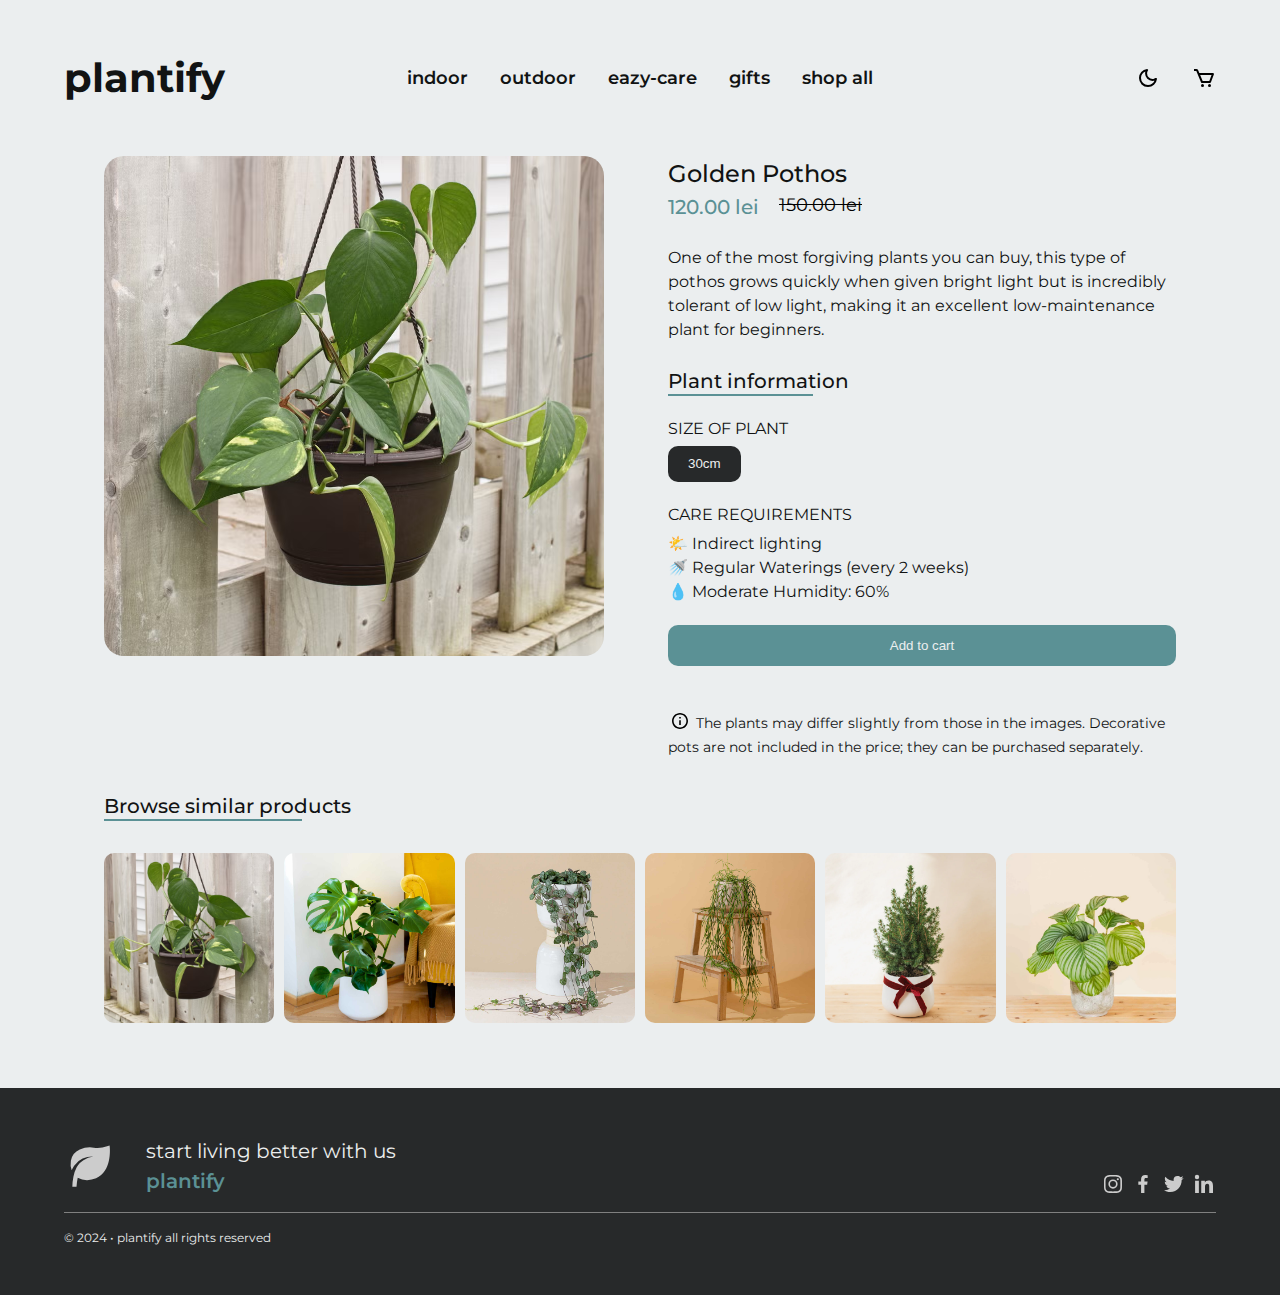
<file: product.html>
<!DOCTYPE html>
<html lang="en">
  <head>
    <meta charset="UTF-8" />
    <meta name="viewport" content="width=device-width, initial-scale=1.0" />
    <link rel="preconnect" href="https://fonts.googleapis.com" />
    <link rel="preconnect" href="https://fonts.gstatic.com" crossorigin />
    <link
      href="https://fonts.googleapis.com/css2?family=Inter:ital,opsz,wght@0,14..32,100..900;1,14..32,100..900&family=Montserrat:ital,wght@0,100..900;1,100..900&family=Open+Sans:ital,wght@0,300..800;1,300..800&display=swap"
      rel="stylesheet"
    />
    <link rel="stylesheet" href="./assets/css/style.css" />
    <link rel="stylesheet" href="./assets/css/products.css" />
    <title>plantify</title>
  </head>
  <body>
    <header>
      <div class="header-wrapper">
        <div class="sidenav-button">
          <img src="./assets/images/menu.svg" id="hamburger" alt="menu icon" />
        </div>
        <div class="logo">
          <a href="./index.html">plantify</a>
        </div>
        <nav>
          <a href="./product.html?id=1">indoor</a>
          <a href="./product.html?id=0">outdoor</a>
          <a href="./product.html?id=5">eazy-care</a>
          <a href="./product.html?id=4">gifts</a>
          <a href="./index.html">shop all</a>
        </nav>
        <div class="buttons">
          <img src="./assets/images/sun.svg" class="theme light" alt="theme icon"/>
          <img src="./assets/images/moon.svg" class="theme dark" alt="theme icon"/>
          <img src="./assets/images/cart.svg" alt="cart icon" id="cart-icon"/>
        </div>
      </div>
      <div class="nav-wrapper" id="nav-wrapper">
        <div class="mobile-nav" id="mobile-nav">
          <div class="close-mobile-nav">
            <img
              src="./assets/images/close.svg"
              alt="close nav button"
              id="close-nav"
            />
          </div>
          <a href="./product.html?id=1" class="active-link">indoor</a>
          <a href="./product.html?id=0">outdoor</a>
          <a href="./product.html?id=5">eazy-care</a>
          <a href="./product.html?id=4">gifts</a>
          <a href="index.html">shop all</a>
        </div>

        <div class="mobile-cart" id="mobile-cart">
          <div class="close-mobile-cart">
            <img src="./assets/images/close.svg" alt="close nav button" id="close-cart">
          </div>
          <div class="cart-items">
            <p class="empty-message">Your cart is empty</p>
          </div>
          <div class="checkout-mobile-cart">
            <button id="checkout" onclick="checkout()">Check out</button>
          </div>
        </div>
      </div>
      </div>
    </header>
    <main>
      <div class="product-carousel slideshow">
        <div class="slide shown">
          <img src="" alt="" class="plant-image"/>
        </div>
      </div>
      <div class="product-description">
        <div>
          <div class="name"></div>
          <div class="price">
            <div class="new"></div>
            <div class="old"></div>
          </div>
        </div>
        <div class="description">
        </div>
        <div class="specs">
          <p class="req-title">Plant information</p>
          <div class="size">
            <p>Size Of Plant</p>
            <button class="plant-size"></button>
          </div>
          <div class="requirements">
            <p>Care Requirements</p>
            <ul class="req-list">
            </ul>
          </div>
        </div>
        <div class="cta">
          <button onclick="addToCart(new URLSearchParams(window.location.search).get('id'))">Add to cart</button>
        </div>
        <div class="info">
          <svg
            xmlns="http://www.w3.org/2000/svg"
            width="24"
            height="24"
            viewBox="0 0 24 24"
            style="fill: rgba(0, 0, 0, 1); transform: rotate(180deg)"
          >
            <path
              d="M12 2C6.486 2 2 6.486 2 12s4.486 10 10 10 10-4.486 10-10S17.514 2 12 2zm0 18c-4.411 0-8-3.589-8-8s3.589-8 8-8 8 3.589 8 8-3.589 8-8 8z"
            ></path>
            <path d="M11 11h2v6h-2zm0-4h2v2h-2z"></path>
          </svg>
          <p>
            The plants may differ slightly from those in the images. Decorative
            pots are not included in the price; they can be purchased separately.
          </p>
        </div>
      </div>
    </main>
    <section class="similar">
      <p class="req-title">Browse similar products</p>
      <div class="similar-products"></div>
    </section>
    <footer>
      <div class="footer-wrapper">
        <div class="footer-branding">
          <div class="branding">
            <img src="./assets/images/leaf.svg" alt="logo image" />
            <div class="branding-text">
              <p>start living better with us</p>
              <span>plantify</span>
            </div>
          </div>
          <div class="socials">
            <img src="./assets/images/instagram.svg" alt="instagram link" />
            <img src="./assets/images/facebook.svg" alt="facebook link" />
            <img src="./assets/images/twitter.svg" alt="twitter link" />
            <img src="./assets/images/linkedin.svg" alt="linkedin link" />
          </div>
        </div>
        <div class="footer-copyright">
          <p>© 2024 • plantify all rights reserved</p>
        </div>
      </div>
    </footer>
    <script src="./assets/js/theme.js"></script>
    <script src="./assets/js/nav.js"></script>
    <script src="./assets/js/loadProduct.js"></script>
    <script src="./assets/js/similarProducts.js"></script>
    <script src="./assets/js/cart.js"></script>
  </body>
</html>
</file>
<file: assets/css/style.css>
:root {
  font-family: "Montserrat", serif;
  line-height: 1.5;
  font-weight: 400;
  font-synthesis: none;
  scroll-behavior: smooth;
  text-rendering: optimizeLegibility;
  -webkit-font-smoothing: antialiased;
  -moz-osx-font-smoothing: grayscale;
}

body[data-theme="light"] {
  --background: #ebeeef;
  --text: #111313;
  --primary: #3d5052;
  --secondary: #9ebbbd;
  --accent: #5b9195;
  --dark-background: #27292a;
  --dark-text: #eceeee;

  color: var(--text);
  background-color: var(--background);

  footer {
    background-color: var(--dark-background);
    color: var(--dark-text);
  }

  .newsletter .submit-email {
    background-color: var(--dark-background);
    color: var(--dark-text);
  }

  .mobile-cart,
  .mobile-nav {
    background-color: var(--dark-background);
    color: var(--dark-text);
  }

  .cart-items .contents div p {
    color: var(--text);
  }
}

body[data-theme="dark"] {
  --background: #27292a;
  --text: #eceeee;
  --primary: #adc0c2;
  --secondary: #425f61;
  --accent: #6aa0a4;

  color: var(--text);
  background-color: var(--background);

  button {
    background-color: #f9f9f9;
  }

  .buttons img,
  .sidenav-button img {
    filter: invert(0.85);
  }

  .arrow {
    background-color: var(--text);
  }

  .slide-text .cta {
    background-color: var(--text);
    color: var(--background);
  }

  footer {
    background-color: var(--background);
    color: var(--text);
    filter: invert(0.1);
  }

  .newsletter .submit-email {
    background-color: var(--secondary);
    color: var(--text);
  }

  .card-name img {
    filter: invert(0.85);
  }

  .newsletter .email {
    color: var(--primary);
  }

  .mobile-cart,
  .mobile-nav {
    background-color: var(--background);
    color: var(--text);
    filter: invert(0.05);
  }

  .cart-buttons img {
    filter: invert(0.85);
  }
}

.mobile-nav a:not(:last-of-type),
.mobile-nav button:not(last-of-type) {
  border-bottom: 1px solid var(--primary);
}

* {
  margin: 0;
  padding: 0;
  box-sizing: border-box;
}

html {
  height: 100%;
}

body {
  min-height: 100%;
  display: flex;
  flex-direction: column;
  align-items: center;
  /* transition: 0.4s all; */
}

.sidenav,
.sidenav-button {
  display: none;
}

header {
  position: sticky;
  top: 0;
  left: 0;
  z-index: 99;
  background-color: var(--background);
  width: 100%;
  padding: 3rem 4rem;
  display: flex;
  flex-direction: column;
  align-items: center;
  /* transition: 0.4s all; */
}

.nav-wrapper {
  z-index: 100;
  top: 0;
  bottom: 0;
  left: 0;
  right: 0;
  background-color: rgba(0, 0, 0, 0.8);
}

.mobile-nav {
  position: fixed;
  top: 0;
  left: 0;
  bottom: 0;
  width: 60vw;
  max-width: 24em;
  background-color: var(--dark-background);
  height: 100vh;
  display: flex;
  z-index: 101;
  flex-direction: column;
  justify-content: flex-start;
  align-items: center;
  padding: 1em 2em;
  transform: translateX(-100%);
  transition: 0.4s all;
}

.mobile-cart {
  position: fixed;
  top: 0;
  right: 0;
  bottom: 0;
  width: 60vw;
  max-width: 24em;
  background-color: var(--dark-background);
  height: 100vh;
  display: flex;
  z-index: 101;
  flex-direction: column;
  justify-content: flex-start;
  align-items: center;
  padding: 1em 2em;
  transform: translateX(100%);
  transition: 0.4s all;
}

.checkout-mobile-cart {
  display: flex;
  justify-content: end;
  width: 100%;
  padding: 1em 0;
}

.checkout-mobile-cart button {
  border: none;
  outline: none;
  padding: 0.8em 1.5em;
  border-radius: 5px;
  transition: 0.2s all;
}

@keyframes spring {
  0% {
    transform: scale(1);
  }
  25% {
    transform: scale(1.03);
  }
  75% {
    transform: scale(0.97);
  }
  100% {
    transform: scale(1);
  }
}

.checkout-mobile-cart button:hover,
.cta button:active {
  animation: spring 200ms forwards 1;
}

.cta button {
  transition: 0.4s all;
}

.cta button:hover {
  background-color: var(--text) !important;
  color: var(--background) !important;
}

.cart-buttons img {
  transition: 0.2s all;
}

.cart-buttons img:hover {
  scale: 1.1;
}

.active-nav {
  transform: translateX(0);
  position: fixed;
}

.active-cart {
  transform: translateX(0);
  position: fixed;
}

.close-mobile-nav {
  width: 100%;
  display: flex;
  justify-content: flex-end;
  padding: 1em 0;
}

.close-mobile-cart {
  width: 100%;
  display: flex;
  justify-content: flex-start;
  padding: 1em 0;
}

.cart-items {
  display: flex;
  flex-direction: column;
  gap: 1em;
  height: 100%;
  width: 100%;
}

.cart-item {
  display: flex;
  justify-content: space-between;
  align-items: center;
  padding: 1em;
  border-radius: 5px;
  background-color: var(--secondary);
  width: 100%;
}

.contents {
  display: flex;
  gap: 1em;
}

.cart-buttons {
  height: 100%;
  display: flex;
  align-items: flex-end;
}

.contents img {
  width: 75px;
  border-radius: 5px;
}

.empty-message {
  color: var(--dark-text);
  height: 100%;
  display: flex;
  justify-content: center;
  align-items: center;
}

.mobile-nav img {
  width: 24px;
  fill: white;
}

.mobile-nav a,
.nav-wrapper .mobile-nav button {
  background-color: transparent;
  outline: none;
  border: none;
  display: flex;
  align-items: center;
  width: 100%;
  color: var(--dark-text);
  font-size: 18px;
  text-decoration: none;
  font-weight: 500;
  padding: 1em 0;
}

.nav-wrapper .mobile-nav button {
  border-top: 1px solid var(--primary);
}

/* .mobile-nav a:not(:last-of-type) {
  border-bottom: 1px solid var(--background);
} */

.visible-nav {
  opacity: 1;
  pointer-events: all;
}

.header-wrapper {
  width: 100%;
  max-width: 1200px;
  display: flex;
  justify-content: space-between;
  align-items: center;
}

.logo {
  display: flex;
  justify-content: start;
  flex: 1;
}
nav {
  justify-content: space-between;
  gap: 2rem;
  display: flex;
  padding: 0 2rem;
}
.buttons {
  display: flex;
  flex: 1;
  justify-content: end;
  gap: 2rem;
}

.logo a {
  font-weight: 700;
  font-size: 2.5rem;
  text-decoration: none;
  color: var(--text);
}

nav a,
header nav .shop-btn {
  font-family: "Montserrat", serif;
  background-color: transparent;
  outline: none;
  border: none;
  text-decoration: none;
  font-weight: 600;
  font-size: 1.1rem;
  color: var(--text);
  position: relative;
}

nav a::before,
.shop-btn::before {
  content: "";
  position: absolute;
  left: 0;
  width: 0;
  bottom: 0;
  height: 2px;
  background: #5b9195;
  transition: 0.3s width;
}

nav a:hover::before,
.shop-btn:hover::before {
  width: 80%;
}

main {
  padding: 0rem 4rem;
  width: 100%;
}

.slideshow {
  max-width: 1200px;
  margin: 0 auto;
  height: 70vh;
  border-radius: 20px;
  position: relative;
}

.slideshow .controls {
  position: absolute;
  display: flex;
  justify-content: space-between;
  align-items: center;
  top: 0;
  bottom: 0;
  left: 0;
  right: 0;
  background-color: rgba(0, 0, 0, 0.4);
  border-radius: 20px;
}

.left-arrow,
.right-arrow {
  width: 50px;
  aspect-ratio: 1/1;
  display: grid;
  place-content: center;
  background-color: var(--background);
  border-radius: 50%;
  margin: 0 20px;
  cursor: pointer;
}

.controls {
  position: relative;
  z-index: 1;
}

.controls img {
  width: 36px;
  pointer-events: none;
}

.controls .dots {
  position: absolute;
  width: fit-content;
  height: 10px;
  background-color: #101314;
  padding: 10px 0.5rem;
  border-radius: 25px;
  left: 50%;
  right: 50%;
  transform: translate(-50%, 50%);
  bottom: 20px;
  display: flex;
  justify-content: center;
  align-items: center;
  gap: 0.5rem;
  z-index: 3;
}

.dot {
  width: 10px;
  height: 10px;
  background-color: white;
  border-radius: 50%;
  transition: 0.1s ease-out;
}

.active {
  background-color: var(--accent);
  border-radius: 25px;
  width: 20px;
}

.slide {
  width: 100%;
  position: relative;
  transition: opacity 1s;
  opacity: 0;
  height: 0;
  overflow: hidden;
  display: none;
}

.shown {
  display: block;
  opacity: 100%;
  height: inherit;
}

.slide img {
  width: 100%;
  height: 100%;
  object-fit: cover;
  border-radius: 20px;
  transform: scaleX(-1);
}

.slide-text {
  margin: 0 auto;
  max-width: 800px;
  position: absolute;
  top: 0;
  bottom: 50px;
  left: 90px;
  right: 90px;
  z-index: 2;
  padding: 8rem 4rem;
  display: flex;
  flex-direction: column;
  justify-content: flex-start;
  align-items: center;
  animation: fadeIn 1s;
  transition: all 1s;
  transform: translateY(10px);
}

.slide-description {
  font-size: 14px;
}

@keyframes fadeIn {
  0% {
    opacity: 0;
    transform: translateY(0);
  }
  100% {
    opacity: 100%;
    transform: translateY(10px);
  }
}

.slide-text .slide-description {
  font-size: 2em;
}

.slide-text p {
  color: white;
  text-align: center;
}

.slide-name {
  font-weight: 600;
  margin-bottom: 10px;
}

.slide-text .cta {
  background-color: var(--dark-text);
  padding: 1rem 2rem;
  border-radius: 20px;
  color: var(--dark-background);
  text-decoration: none;
  font-weight: 500;
  margin-top: 50px;
}

.cart-items {
  overflow: scroll;
}

.shop {
  max-width: 1200px;
  margin: 4em auto;
}

.shop h3 {
  font-size: 32px;
  margin-bottom: 0.5em;
}

.categories {
  display: grid;
  grid-template-columns: repeat(3, minmax(6em, 1fr));
  gap: 1em;
}

.card {
  /*min-width: 16em;*/
  aspect-ratio: 1/1.1;
  position: relative;
  border-radius: 10px;
}

.card a {
  /*
  width: 100%;
  height: 100%;
  position: absolute;
  top: 0;
  bottom: 0;
  left: 0;
  right: 0;
  */
  text-decoration: none;
}

.card a .cover {
  width: 100%;
  height: 100%;
  object-fit: cover;
  border-radius: 10px;
}

.card-name {
  display: flex;
  gap: 0.5em;
  padding-bottom: 1em;
}

.card a img:hover {
  scale: 1;
}

.card a img {
  transition: all 0.2s;
  overflow: hidden;
}

.card-name p {
  font-size: 24px;
  color: var(--text);
  font-weight: 500;
}

.presentation {
  margin-top: 4em;
  display: flex;
  gap: 6em;
  align-items: center;
}

.presentation-text {
  flex: 1;
  font-size: 20px;
}

.presentation-text h4 {
  font-size: 32px;
  margin-bottom: 1em;
}

.presentation-text p {
  line-height: 1.75;
}

.presentation-image {
  flex: 1;
}

.presentation-image img {
  max-width: 100%;
  border-radius: 10px;
}

.newsletter {
  margin-top: 6em;
  margin-bottom: 3rem;
}

.newsletter-title {
  font-size: 36px;
  margin-bottom: 8px;
  font-weight: 500;
  text-align: center;
}

.newsletter-content {
  text-align: center;
}

.newsletter-form {
  margin-top: 2em;
  display: flex;
  justify-content: center;
}

.newsletter .email {
  font-size: 24px;
  padding: 0.5em;
  background-color: white;
  color: var(--text);
  border: none;
  border-bottom-left-radius: 5px;
  border-top-left-radius: 5px;
}

.newsletter .submit-email {
  padding: 0.5em 2em;
  border-radius: 0;
  border: none;
  border-bottom-right-radius: 5px;
  border-top-right-radius: 5px;
  font-weight: 600;
}

/* TODO: color theme manangement */
footer {
  width: 100%;
  padding: 3rem 4rem;
}

.footer-wrapper {
  max-width: 1200px;
  margin: 0 auto;
}

.footer-branding {
  display: flex;
  justify-content: space-between;
  align-items: baseline;
  padding-bottom: 1rem;
}

footer img {
  filter: invert(0.8);
}

.branding {
  display: flex;
  gap: 2rem;
}
.branding-text {
  font-size: 1.25rem;
  font-weight: 400;
}
.branding-text span {
  font-weight: 600;
  color: var(--accent);
}
.branding img {
  width: 50px;
}

.footer-copyright {
  display: flex;
  font-size: 12px;
  padding-top: 1rem;
  border-top: 1px solid gray;
}

.socials {
  display: flex;
  align-items: center;
  gap: 0.4rem;
}

.socials img {
  cursor: pointer;
}

@media screen and (max-width: 1200px) {
  .presentation-text {
    font-size: 18px;
  }
  .presentation-text h4 {
    margin-bottom: 0.5em;
  }
}

@media screen and (max-width: 1024px) {
  nav {
    display: none;
  }
  header .sidenav-button {
    display: flex;
    align-items: center;
    flex: 1;
  }

  header .logo {
    flex: 1;
    justify-content: center;
  }

  .presentation {
    flex-direction: column;
    gap: 2em;
  }

  .presentation-image {
    width: 100%;
  }

  .presentation-image img {
    width: inherit;
    border-radius: 10px;
  }

  .slide-text {
    padding: 8em 2em;
  }

  .slide-text .slide-name {
    font-size: 2em;
  }

  .slide-text .slide-description {
    font-size: 1em;
  }
}

@media screen and (max-width: 640px) {
  header {
    padding: 1em;
  }
  header .logo a {
    font-size: 2em;
  }

  header .buttons {
    gap: 1em;
  }

  main {
    padding: 1em;
  }

  .mobile-cart,
  .mobile-nav {
    width: 100vw;
    max-width: 20em;
  }

  #shop {
    scroll-margin: 200px;
  }

  .shop h3 {
    font-size: 24px;
  }

  .categories {
    grid-template-columns: repeat(2, minmax(6em, 1fr));
    gap: 0.5em;
  }

  .card-name {
    padding-bottom: 1em;
  }

  .card-name p {
    font-size: 18px;
  }

  .presentation-text h4 {
    font-size: 24px;
    margin-bottom: 0.5em;
  }

  .presentation p {
    font-size: 16px;
  }

  .slideshow .controls {
    align-items: flex-end;
  }

  .arrow {
    margin: 10px;
    border-radius: 10px;
  }

  .slide-text {
    left: 0;
    right: 0;
    bottom: 60px;
    padding: 1em;
    max-width: 354px;
    margin: 0 auto;
    /*justify-content: flex-start;*/
  }

  .slide-text .cta {
    border-radius: 10px;
  }

  .slide-text .slide-name {
    font-size: 32px;
    line-height: 1.1;
    margin-bottom: 1rem;
    margin-top: 30%;
  }

  .slide-text .slide-description {
    font-size: 14px;
  }

  .newsletter {
    margin-top: 0em;
  }

  .newsletter-title {
    font-size: 24px;
    font-weight: 500;
    margin-bottom: 0.5em;
    text-align: center;
  }

  .newsletter-content {
    text-align: center;
  }

  .newsletter-form {
    padding-top: 1em;
    display: flex;
    justify-content: center;
  }

  .newsletter .email {
    padding: 0.5em;
    background-color: white;
    border: none;
    border-bottom-left-radius: 5px;
    border-top-left-radius: 5px;
  }

  .newsletter .submit-email {
    padding: 0.5em 1em;
    border-radius: 0;
    border: none;
    background-color: var(--dark-background);
    border-bottom-right-radius: 5px;
    border-top-right-radius: 5px;
    font-weight: 600;
  }

  .cart-item {
    padding: 0.4em;
  }

  footer {
    padding: 2rem 1rem;
  }
  footer .branding-text {
    font-size: 14px;
  }
  footer .branding {
    gap: 1rem;
  }
  footer .branding img {
    width: 32px;
  }
  footer .footer-links a {
    font-size: 16px;
  }
  footer .footer-copyright {
    font-size: 14px;
  }
}
</file>
<file: assets/css/products.css>
body[data-theme="light"] {
  .size button {
    background-color: var(--dark-background);
    color: var(--background);
  }
  .card-name p {
    color: var(--background);
  }
  .cta button {
    background-color: var(--accent);
    color: var(--background);
  }
}
body[data-theme="dark"] {
  .info svg,
  .old {
    filter: invert(0.85);
  }
  .card-name p {
    color: var(--text);
  }
  .cart-buttons img {
    filter: invert(0.85);
  }
  .cta button {
    background-color: var(--accent);
    color: var(--text);
  }
}

main {
  padding: 0 1em;
  padding-bottom: 1em;
  max-width: 1200px;
}

.product-carousel {
  height: auto;
  width: auto;
  max-width: 800px;
  margin-bottom: 2em;
}

.product-description {
  display: flex;
  flex-direction: column;
  gap: 0.5em;
}

.name {
  font-size: 1.5em;
  font-weight: 500;
}

.price {
  display: flex;
  font-size: 1.25em;
  gap: 1em;
  color: #5b9195;
  font-weight: 500;
}

.price .old {
  font-size: 0.9em;
  text-decoration: line-through;
  font-weight: 400;
  color: black;
}

.description {
  margin: 1em 0;
}

.info {
  margin: 1em 0;
}

.req-title {
  font-size: 1.25em;
  font-weight: 500;
  position: relative;
  width: fit-content;
}

.req-title::before {
  content: "";
  position: absolute;
  left: 0;
  width: 80%;
  bottom: 0;
  height: 2px;
  background: #5b9195;
  transition: 0.3s width;
}

.specs {
  display: flex;
  flex-direction: column;
  gap: 1em;
}

.specs ul {
  list-style-type: none;
}

.size p,
.requirements p {
  text-transform: uppercase;
  font-size: 1em;
  margin: 0.3em 0;
}

.size button {
  border: none;
  outline: none;
  padding: 0.8em 1.5em;
  border-radius: 10px;
  background-color: var(--dark-background);
  color: var(--background);
}

.cta button {
  width: 100%;
  padding: 1em 2em;
  outline: none;
  border: none;
  border-radius: 10px;
  margin: 1em 0;
  cursor: pointer;
}

.info p {
  font-size: 0.9em;
  display: inline;
}

.info svg {
  display: inline;
  transform: translateY(5px) scale(0.8) !important;
}

.card {
  max-width: 16em;
}

.card a .cover {
  max-width: 200px;
  height: auto;
  object-fit: cover;
  border-radius: 10px;
}

.similar {
  padding: 0 1em;
  padding-bottom: 1em;
  width: 100%;
  max-width: 1200px;
}

.similar-products {
  display: grid;
  gap: 10px;
  margin: 2rem 0;
  grid-template-columns: repeat(auto-fit, minmax(100px, 1fr));
}

.card a img {
  position: relative;
}

.card-name {
  position: absolute;
  top: 50%;
  left: 50%;
  width: 100%;
  transform: translate(-50%, -50%);
  margin: 0 auto;
  display: none;
}

.card:hover img {
  filter: brightness(0.5);
  transition: 0.2s linear;
}

.card-name p {
  font-size: 14px;
  color: var(--background);
  width: inherit;
  text-align: center;
}

.card:hover .card-name {
  display: block;
}

.card-name img {
  display: none;
}

@media screen and (min-width: 640px) {
  main,
  .similar {
    padding: 0 4em;
    padding-bottom: 1em;
  }
}

@media screen and (min-width: 700px) {
  .product-carousel {
    max-width: 45vw;
  }
  main {
    display: flex;
    gap: 2em;
  }
  .product-description {
    width: 40%;
  }
}

@media screen and (min-width: 1024px) {
  main {
    display: flex;
    gap: 4em;
  }

  .product-carousel {
    max-width: 500px;
    height: 100%;
  }

  .product-description {
    width: 50%;
  }
}
</file>
